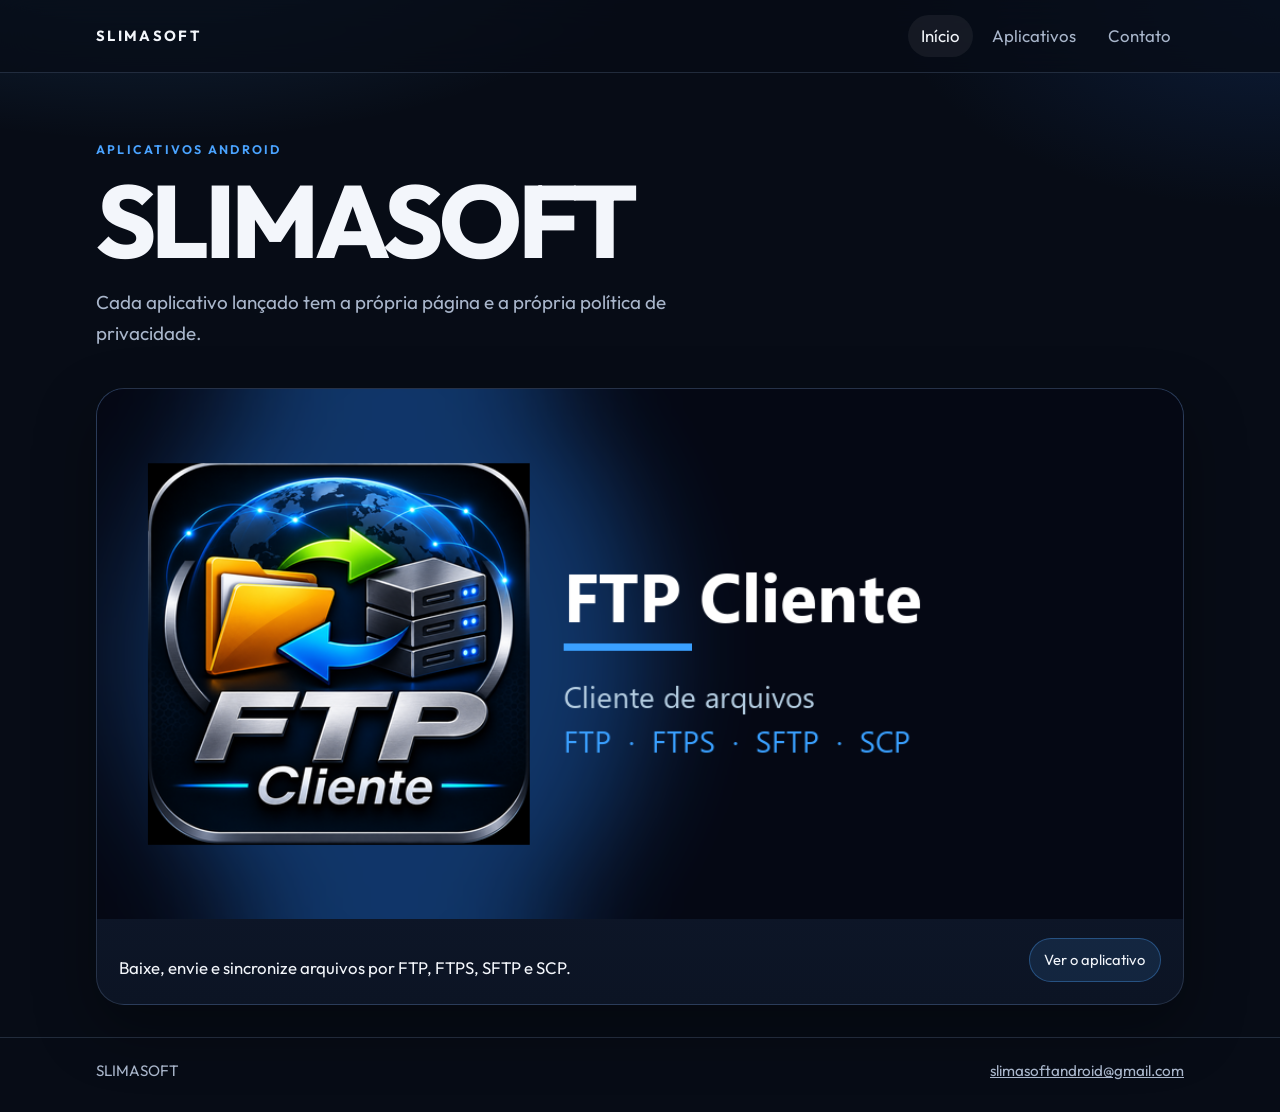
<file: index.html>
<!DOCTYPE html>
<html lang="pt-BR">
<head>
  <meta charset="utf-8">
  <meta name="viewport" content="width=device-width, initial-scale=1">
  <meta name="theme-color" content="#070c16">
  <title>SLIMASOFT</title>
  <meta name="description" content="SLIMASOFT publica aplicativos Android. Cada aplicativo tem a própria página e a própria política de privacidade.">
  <link rel="icon" href="favicon.svg" type="image/svg+xml">
  <link rel="preconnect" href="https://fonts.googleapis.com">
  <link rel="preconnect" href="https://fonts.gstatic.com" crossorigin>
  <link href="https://fonts.googleapis.com/css2?family=Outfit:wght@380;560;760&display=swap" rel="stylesheet">
  <link rel="stylesheet" href="estilo.css">
</head>
<body>
  <header class="topo">
    <div class="faixa">
      <a class="marca" href="./">SLIMASOFT</a>
      <nav aria-label="Principal">
        <a href="./" aria-current="page">Início</a>
        <a href="aplicativos/">Aplicativos</a>
        <a href="mailto:slimasoftandroid@gmail.com">Contato</a>
      </nav>
    </div>
  </header>
  <main>
    <section class="hero">
      <div class="miolo">
        <p class="selo">Aplicativos Android</p>
        <h1>SLIMASOFT</h1>
        <p class="lead">Cada aplicativo lançado tem a própria página e a própria política de privacidade.</p>
        <a class="vitrine" href="aplicativos/ftp-cliente/">
          <img src="aplicativos/ftp-cliente/grafico.png" width="1024" height="500" alt="FTP Cliente, cliente de arquivos para FTP, FTPS, SFTP e SCP">
          <div class="vitrine-texto">
            <p>Baixe, envie e sincronize arquivos por FTP, FTPS, SFTP e SCP.</p>
            <span class="ir">Ver o aplicativo</span>
          </div>
        </a>
      </div>
    </section>
  </main>
  <footer class="rodape">
    <div class="rodape-miolo">
      <span>SLIMASOFT</span>
      <a href="mailto:slimasoftandroid@gmail.com">slimasoftandroid@gmail.com</a>
    </div>
  </footer>
</body>
</html>
</file>
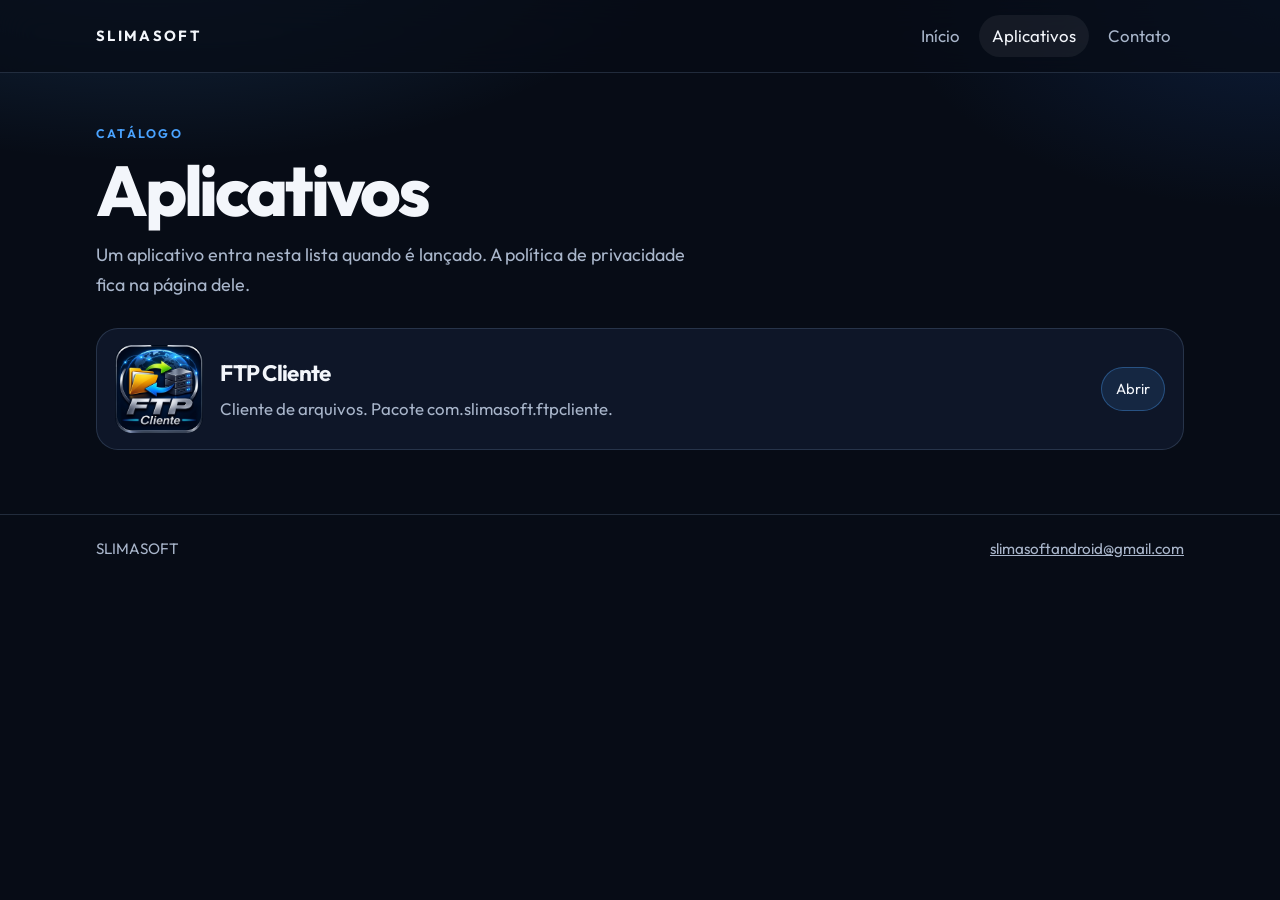
<file: aplicativos/index.html>
<!DOCTYPE html>
<html lang="pt-BR">
<head>
  <meta charset="utf-8">
  <meta name="viewport" content="width=device-width, initial-scale=1">
  <meta name="theme-color" content="#070c16">
  <title>Aplicativos — SLIMASOFT</title>
  <meta name="description" content="Aplicativos Android publicados pela SLIMASOFT e a política de privacidade de cada um.">
  <link rel="icon" href="../favicon.svg" type="image/svg+xml">
  <link rel="preconnect" href="https://fonts.googleapis.com">
  <link rel="preconnect" href="https://fonts.gstatic.com" crossorigin>
  <link href="https://fonts.googleapis.com/css2?family=Outfit:wght@380;560;760&display=swap" rel="stylesheet">
  <link rel="stylesheet" href="../estilo.css">
</head>
<body>
  <header class="topo">
    <div class="faixa">
      <a class="marca" href="../">SLIMASOFT</a>
      <nav aria-label="Principal">
        <a href="../">Início</a>
        <a href="./" aria-current="page">Aplicativos</a>
        <a href="mailto:slimasoftandroid@gmail.com">Contato</a>
      </nav>
    </div>
  </header>
  <main class="pagina">
    <div class="miolo">
      <p class="selo">Catálogo</p>
      <h1>Aplicativos</h1>
      <p class="intro">Um aplicativo entra nesta lista quando é lançado. A política de privacidade fica na página dele.</p>
      <a class="cartao" href="ftp-cliente/">
        <img src="ftp-cliente/icone.png" width="128" height="128" alt="">
        <div>
          <h2>FTP Cliente</h2>
          <p>Cliente de arquivos. Pacote com.slimasoft.ftpcliente.</p>
        </div>
        <span class="ir">Abrir</span>
      </a>
    </div>
  </main>
  <footer class="rodape">
    <div class="rodape-miolo">
      <span>SLIMASOFT</span>
      <a href="mailto:slimasoftandroid@gmail.com">slimasoftandroid@gmail.com</a>
    </div>
  </footer>
</body>
</html>
</file>
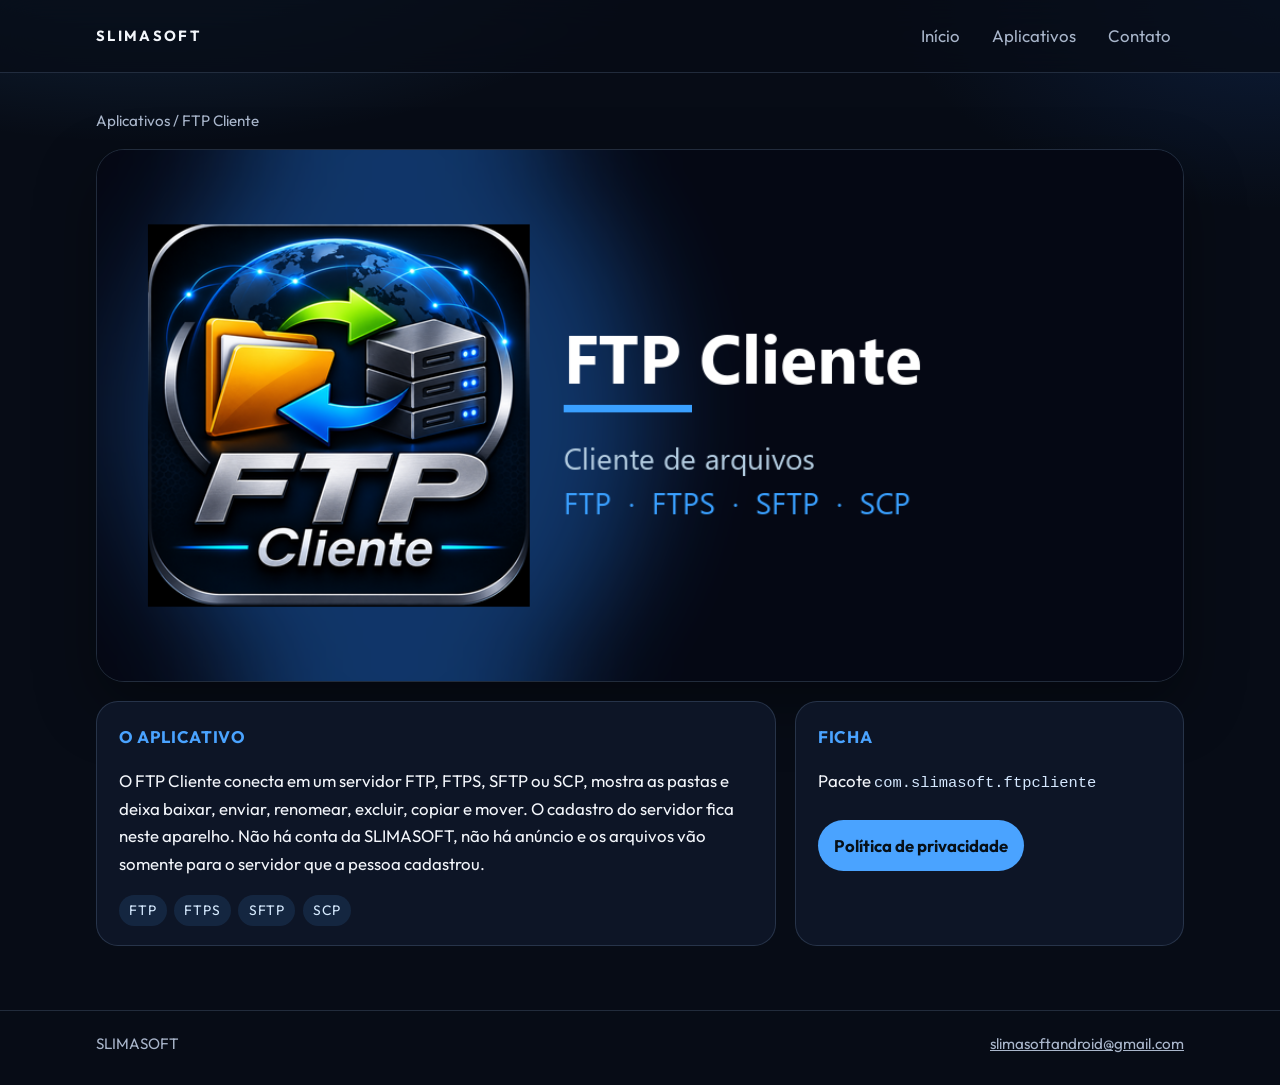
<file: aplicativos/ftp-cliente/index.html>
<!DOCTYPE html>
<html lang="pt-BR">
<head>
  <meta charset="utf-8">
  <meta name="viewport" content="width=device-width, initial-scale=1">
  <meta name="theme-color" content="#070c16">
  <title>FTP Cliente — SLIMASOFT</title>
  <meta name="description" content="FTP Cliente, da SLIMASOFT. Cliente de arquivos para Android com FTP, FTPS, SFTP e SCP.">
  <link rel="icon" href="../../favicon.svg" type="image/svg+xml">
  <link rel="preconnect" href="https://fonts.googleapis.com">
  <link rel="preconnect" href="https://fonts.gstatic.com" crossorigin>
  <link href="https://fonts.googleapis.com/css2?family=Outfit:wght@380;560;760&display=swap" rel="stylesheet">
  <link rel="stylesheet" href="../../estilo.css">
</head>
<body>
  <header class="topo">
    <div class="faixa">
      <a class="marca" href="../../">SLIMASOFT</a>
      <nav aria-label="Principal">
        <a href="../../">Início</a>
        <a href="../">Aplicativos</a>
        <a href="mailto:slimasoftandroid@gmail.com">Contato</a>
      </nav>
    </div>
  </header>
  <main class="pagina produto">
    <div class="miolo">
      <p class="trilha"><a href="../">Aplicativos</a> / FTP Cliente</p>
      <div class="painel">
        <img src="grafico.png" width="1024" height="500" alt="FTP Cliente, cliente de arquivos">
      </div>
      <div class="grade">
        <section class="bloco">
          <h2>O aplicativo</h2>
          <p>O FTP Cliente conecta em um servidor FTP, FTPS, SFTP ou SCP, mostra as pastas e deixa baixar, enviar, renomear, excluir, copiar e mover. O cadastro do servidor fica neste aparelho. Não há conta da SLIMASOFT, não há anúncio e os arquivos vão somente para o servidor que a pessoa cadastrou.</p>
          <ul class="protocolos">
            <li>FTP</li>
            <li>FTPS</li>
            <li>SFTP</li>
            <li>SCP</li>
          </ul>
        </section>
        <aside class="lateral">
          <h2>Ficha</h2>
          <p>Pacote <code>com.slimasoft.ftpcliente</code></p>
          <p><a class="botao" href="privacidade/">Política de privacidade</a></p>
        </aside>
      </div>
    </div>
  </main>
  <footer class="rodape">
    <div class="rodape-miolo">
      <span>SLIMASOFT</span>
      <a href="mailto:slimasoftandroid@gmail.com">slimasoftandroid@gmail.com</a>
    </div>
  </footer>
</body>
</html>
</file>
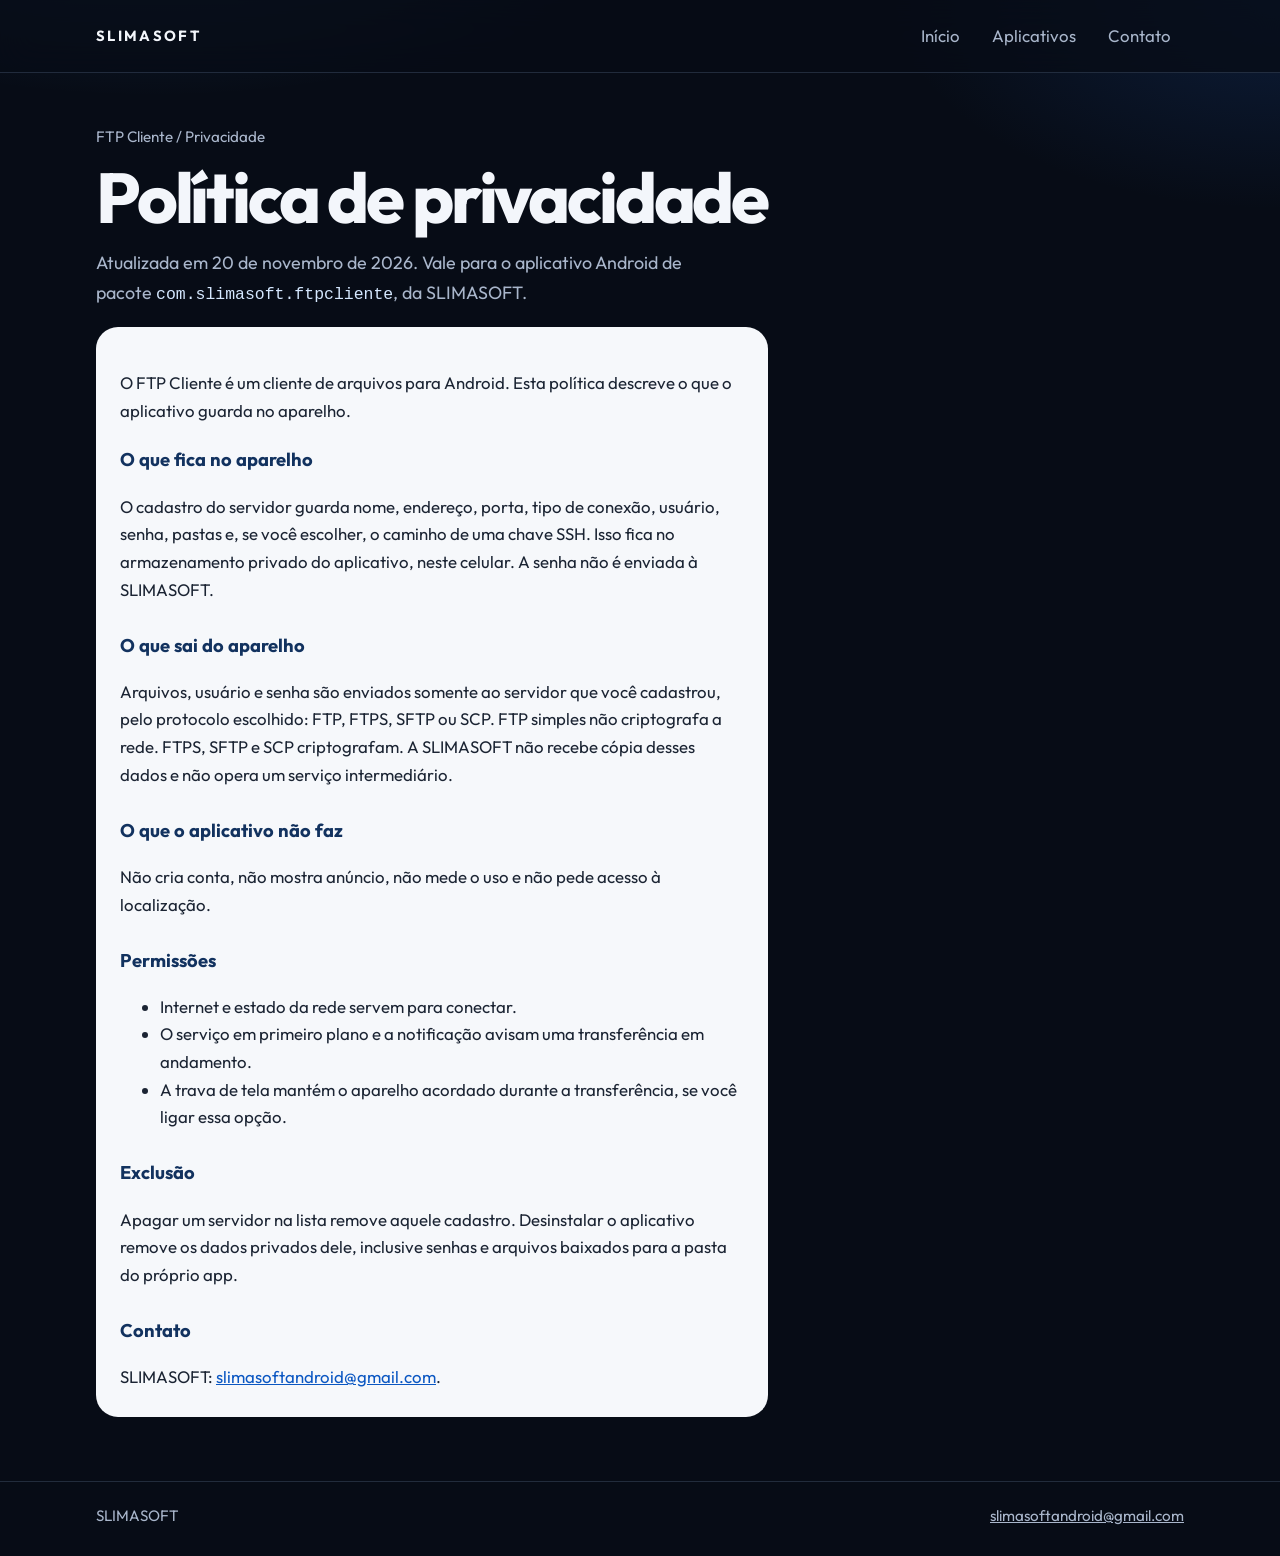
<file: ftp-cliente/privacidade/index.html>
<!DOCTYPE html>
<html lang="pt-BR">
<head>
  <meta charset="utf-8">
  <meta name="viewport" content="width=device-width, initial-scale=1">
  <title>Política de privacidade do FTP Cliente</title>
  <link rel="canonical" href="https://slimasoft.github.io/aplicativos/ftp-cliente/privacidade/">
  <meta http-equiv="refresh" content="0; url=/aplicativos/ftp-cliente/privacidade/">
</head>
<body>
  <p><a href="/aplicativos/ftp-cliente/privacidade/">Política de privacidade do FTP Cliente</a></p>
</body>
</html>
</file>
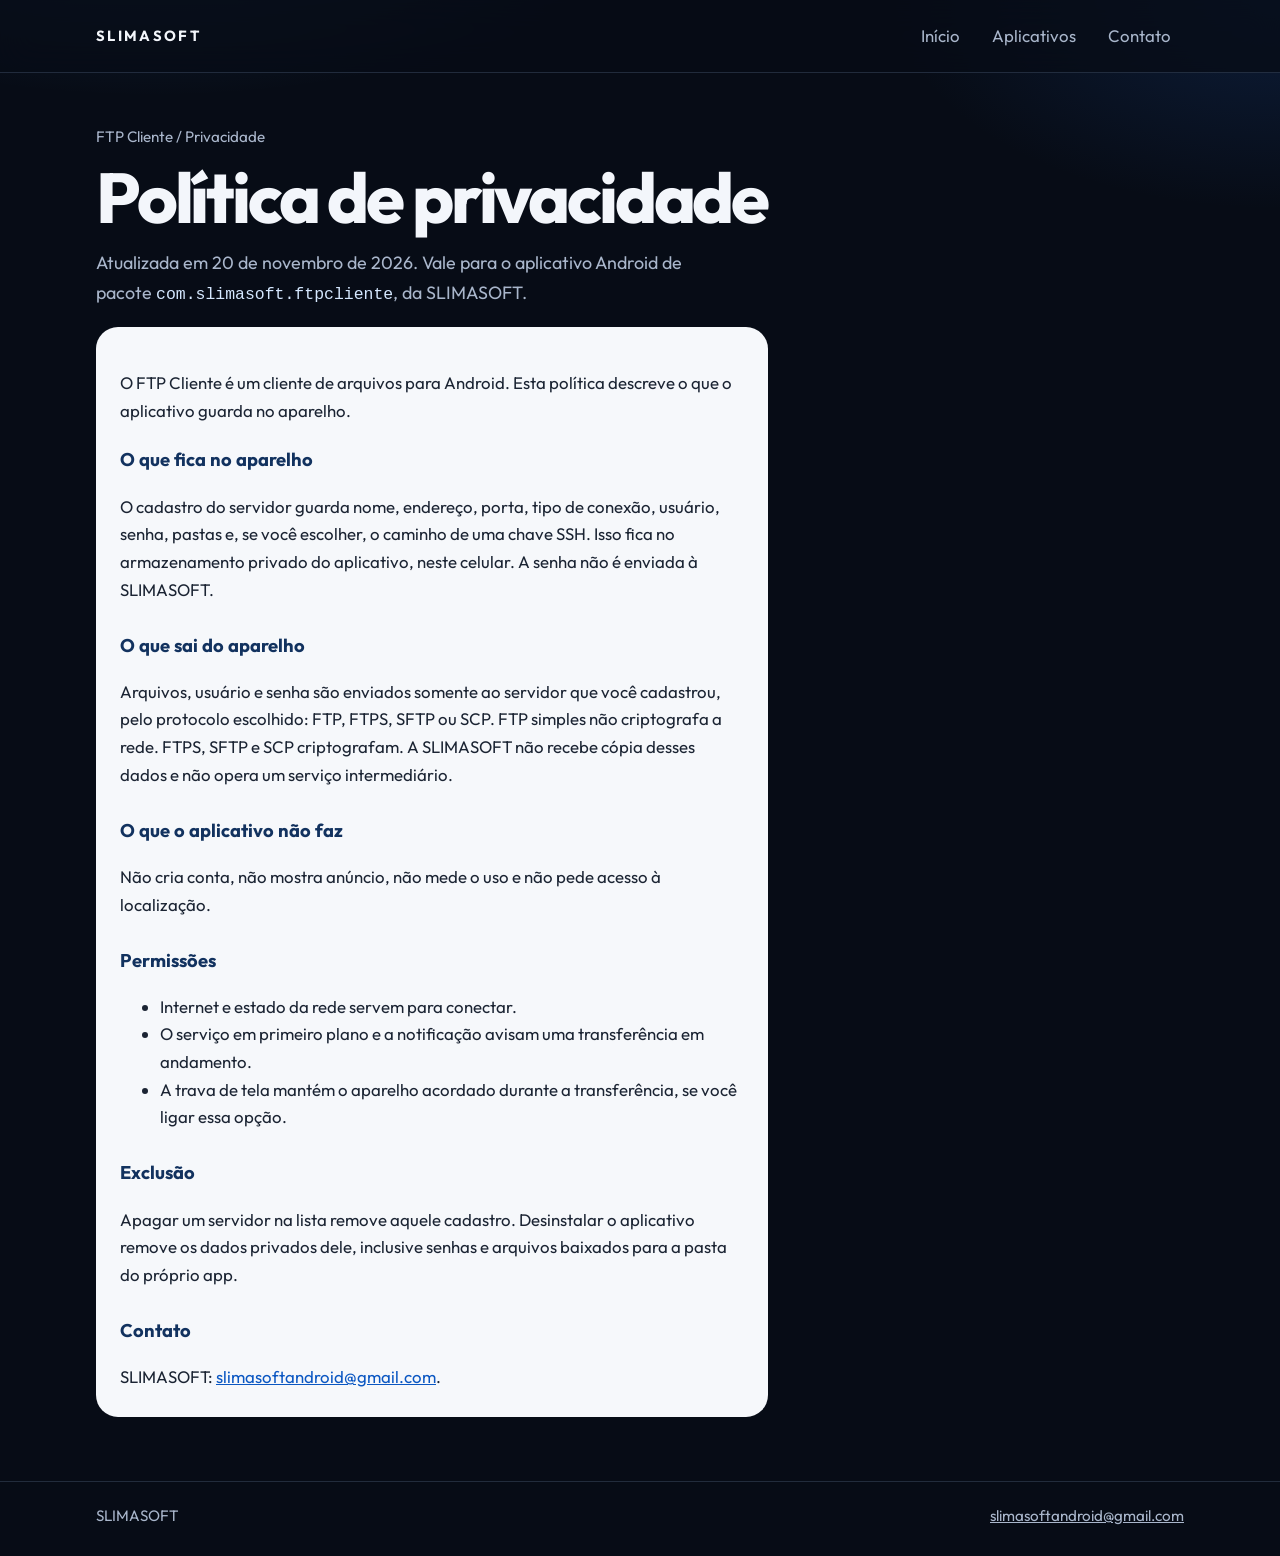
<file: aplicativos/ftp-cliente/privacidade/index.html>
<!DOCTYPE html>
<html lang="pt-BR">
<head>
  <meta charset="utf-8">
  <meta name="viewport" content="width=device-width, initial-scale=1">
  <meta name="theme-color" content="#070c16">
  <title>Política de privacidade do FTP Cliente — SLIMASOFT</title>
  <meta name="description" content="Política de privacidade do FTP Cliente, aplicativo Android da SLIMASOFT.">
  <link rel="canonical" href="https://slimasoft.github.io/aplicativos/ftp-cliente/privacidade/">
  <link rel="icon" href="../../../favicon.svg" type="image/svg+xml">
  <link rel="preconnect" href="https://fonts.googleapis.com">
  <link rel="preconnect" href="https://fonts.gstatic.com" crossorigin>
  <link href="https://fonts.googleapis.com/css2?family=Outfit:wght@380;560;760&display=swap" rel="stylesheet">
  <link rel="stylesheet" href="../../../estilo.css">
</head>
<body class="leitura">
  <header class="topo">
    <div class="faixa">
      <a class="marca" href="../../../">SLIMASOFT</a>
      <nav aria-label="Principal">
        <a href="../../../">Início</a>
        <a href="../../">Aplicativos</a>
        <a href="mailto:slimasoftandroid@gmail.com">Contato</a>
      </nav>
    </div>
  </header>
  <main class="pagina">
    <div class="miolo">
      <p class="trilha"><a href="../">FTP Cliente</a> / Privacidade</p>
      <h1>Política de privacidade</h1>
      <p class="intro">Atualizada em 20 de novembro de 2026. Vale para o aplicativo Android de pacote <code>com.slimasoft.ftpcliente</code>, da SLIMASOFT.</p>
      <article class="folha">
        <p>O FTP Cliente é um cliente de arquivos para Android. Esta política descreve o que o aplicativo guarda no aparelho.</p>
        <h2>O que fica no aparelho</h2>
        <p>O cadastro do servidor guarda nome, endereço, porta, tipo de conexão, usuário, senha, pastas e, se você escolher, o caminho de uma chave SSH. Isso fica no armazenamento privado do aplicativo, neste celular. A senha não é enviada à SLIMASOFT.</p>
        <h2>O que sai do aparelho</h2>
        <p>Arquivos, usuário e senha são enviados somente ao servidor que você cadastrou, pelo protocolo escolhido: FTP, FTPS, SFTP ou SCP. FTP simples não criptografa a rede. FTPS, SFTP e SCP criptografam. A SLIMASOFT não recebe cópia desses dados e não opera um serviço intermediário.</p>
        <h2>O que o aplicativo não faz</h2>
        <p>Não cria conta, não mostra anúncio, não mede o uso e não pede acesso à localização.</p>
        <h2>Permissões</h2>
        <ul>
          <li>Internet e estado da rede servem para conectar.</li>
          <li>O serviço em primeiro plano e a notificação avisam uma transferência em andamento.</li>
          <li>A trava de tela mantém o aparelho acordado durante a transferência, se você ligar essa opção.</li>
        </ul>
        <h2>Exclusão</h2>
        <p>Apagar um servidor na lista remove aquele cadastro. Desinstalar o aplicativo remove os dados privados dele, inclusive senhas e arquivos baixados para a pasta do próprio app.</p>
        <h2>Contato</h2>
        <p>SLIMASOFT: <a href="mailto:slimasoftandroid@gmail.com">slimasoftandroid@gmail.com</a>.</p>
      </article>
    </div>
  </main>
  <footer class="rodape">
    <div class="rodape-miolo">
      <span>SLIMASOFT</span>
      <a href="mailto:slimasoftandroid@gmail.com">slimasoftandroid@gmail.com</a>
    </div>
  </footer>
</body>
</html>
</file>
<file: estilo.css>
:root {
  color-scheme: dark;
  --fundo: #070c16;
  --fundo-2: #10192c;
  --tinta: #f3f6fb;
  --muted: #a9b6cb;
  --linha: rgba(154, 186, 230, 0.18);
  --azul: #4aa3ff;
  --azul-fundo: rgba(74, 163, 255, 0.12);
  --sombra: 0 24px 60px rgba(0, 0, 0, 0.35);
  --display: "Outfit", "Segoe UI", sans-serif;
  --texto: "Outfit", "Segoe UI", sans-serif;
}

* { box-sizing: border-box; }

html { scroll-behavior: smooth; }

body {
  margin: 0;
  min-height: 100vh;
  background:
    radial-gradient(900px 420px at 12% -10%, rgba(74, 163, 255, 0.22), transparent 60%),
    radial-gradient(700px 380px at 100% 0%, rgba(28, 74, 150, 0.28), transparent 55%),
    var(--fundo);
  color: var(--tinta);
  font: 1.05rem/1.65 var(--texto);
}

body.leitura { color-scheme: dark; }

img { max-width: 100%; height: auto; display: block; }

a { color: #9dccff; }

a:focus-visible {
  outline: 2px solid var(--azul);
  outline-offset: 3px;
}

.faixa,
.miolo,
.rodape-miolo {
  width: min(68rem, calc(100% - 2.4rem));
  margin: 0 auto;
}

.topo {
  position: sticky;
  top: 0;
  z-index: 2;
  background: rgba(7, 12, 22, 0.78);
  border-bottom: 1px solid var(--linha);
  backdrop-filter: blur(16px);
}

.faixa {
  display: flex;
  align-items: center;
  justify-content: space-between;
  gap: 1rem;
  min-height: 4.5rem;
}

.marca {
  color: var(--tinta);
  font-weight: 700;
  letter-spacing: 0.16em;
  text-decoration: none;
  font-size: 0.92rem;
}

nav {
  display: flex;
  align-items: center;
  gap: 0.4rem;
}

nav a {
  color: var(--muted);
  text-decoration: none;
  padding: 0.45rem 0.8rem;
  border-radius: 999px;
}

nav a[aria-current="page"],
nav a:hover {
  color: var(--tinta);
  background: rgba(255, 255, 255, 0.06);
}

.hero { padding: 4.2rem 0 2rem; }

.selo {
  margin: 0 0 0.8rem;
  color: var(--azul);
  font-size: 0.78rem;
  font-weight: 650;
  letter-spacing: 0.18em;
  text-transform: uppercase;
}

h1 {
  margin: 0;
  max-width: 14ch;
  font-family: var(--display);
  font-size: clamp(3.1rem, 8vw, 6.4rem);
  font-weight: 760;
  letter-spacing: -0.045em;
  line-height: 0.92;
}

.lead {
  max-width: 36rem;
  margin: 1.2rem 0 0;
  color: var(--muted);
  font-size: 1.18rem;
}

.vitrine {
  display: block;
  margin-top: 2.4rem;
  overflow: hidden;
  color: inherit;
  text-decoration: none;
  background: linear-gradient(180deg, #12203a, #0c1424);
  border: 1px solid var(--linha);
  border-radius: 28px;
  box-shadow: var(--sombra);
}

.vitrine img { width: 100%; }

.vitrine-texto {
  display: flex;
  justify-content: space-between;
  gap: 1rem;
  align-items: end;
  padding: 1.2rem 1.4rem 1.35rem;
}

.vitrine p {
  margin: 0;
  color: var(--tinta);
  font-size: 1.05rem;
}

.ir {
  flex: none;
  color: var(--tinta);
  background: var(--azul-fundo);
  border: 1px solid rgba(74, 163, 255, 0.35);
  border-radius: 999px;
  padding: 0.55rem 0.9rem;
  font-size: 0.92rem;
}

.pagina { padding: 3.2rem 0 4rem; }

.pagina h1 {
  font-size: clamp(2.6rem, 6vw, 4.4rem);
  max-width: none;
}

.intro {
  max-width: 38rem;
  color: var(--muted);
  font-size: 1.12rem;
}

.cartao {
  display: grid;
  grid-template-columns: 5.5rem 1fr auto;
  gap: 1.1rem;
  align-items: center;
  margin-top: 1.8rem;
  padding: 1rem 1.1rem;
  color: inherit;
  text-decoration: none;
  background: rgba(16, 25, 44, 0.85);
  border: 1px solid var(--linha);
  border-radius: 22px;
}

.cartao img {
  width: 5.5rem;
  height: 5.5rem;
  border-radius: 16px;
}

.cartao h2 {
  margin: 0 0 0.2rem;
  font-size: 1.4rem;
  letter-spacing: -0.03em;
}

.cartao p { margin: 0; color: var(--muted); }

.produto { padding-top: 2.2rem; }

.trilha {
  margin: 0 0 1rem;
  color: var(--muted);
  font-size: 0.95rem;
}

.trilha a { color: inherit; text-decoration: none; }
.trilha a:hover { color: var(--tinta); }

.painel {
  overflow: hidden;
  border: 1px solid var(--linha);
  border-radius: 28px;
  box-shadow: var(--sombra);
}

.painel img { width: 100%; }

.grade {
  display: grid;
  grid-template-columns: 1.4fr 0.8fr;
  gap: 1.2rem;
  margin-top: 1.2rem;
}

.bloco,
.lateral {
  background: rgba(16, 25, 44, 0.78);
  border: 1px solid var(--linha);
  border-radius: 22px;
  padding: 1.3rem 1.35rem 1.15rem;
}

.bloco h2,
.lateral h2 {
  margin: 0 0 0.45rem;
  font-size: 1.05rem;
  letter-spacing: 0.04em;
  text-transform: uppercase;
  color: var(--azul);
}

.protocolos {
  display: flex;
  flex-wrap: wrap;
  gap: 0.45rem;
  margin: 0.8rem 0 0;
  padding: 0;
  list-style: none;
}

.protocolos li {
  padding: 0.28rem 0.65rem;
  border-radius: 999px;
  background: var(--azul-fundo);
  color: #d7ebff;
  font-size: 0.86rem;
  letter-spacing: 0.06em;
}

.botao {
  display: inline-block;
  margin-top: 0.4rem;
  padding: 0.75rem 1rem;
  color: #071018;
  background: var(--azul);
  border-radius: 999px;
  font-weight: 680;
  text-decoration: none;
}

.botao:hover { background: #78bbff; }

code {
  color: #d5e8ff;
  font-size: 0.92em;
}

.folha {
  max-width: 42rem;
  margin-top: 1.2rem;
  padding: 1.6rem 1.5rem 0.6rem;
  color: #1b2433;
  background: #f6f8fb;
  border-radius: 22px;
}

.folha a { color: #0b57c2; }

.folha h2 {
  margin: 1.5rem 0 0.35rem;
  padding-top: 0.2rem;
  color: #12325f;
  font-size: 1.15rem;
  letter-spacing: 0;
  text-transform: none;
}

.folha h2:first-of-type { margin-top: 1.1rem; }

.rodape {
  border-top: 1px solid var(--linha);
  color: var(--muted);
}

.rodape-miolo {
  display: flex;
  justify-content: space-between;
  gap: 1rem;
  padding: 1.3rem 0 1.8rem;
  font-size: 0.95rem;
}

.rodape a { color: inherit; }

@media (max-width: 760px) {
  .faixa { align-items: flex-start; padding: 0.85rem 0; }
  .faixa, .rodape-miolo { display: block; }
  nav { margin-top: 0.35rem; }
  .hero { padding-top: 2.4rem; }
  .vitrine-texto,
  .grade,
  .cartao { display: block; }
  .cartao img { margin-bottom: 0.8rem; }
  .ir, .botao { display: inline-block; margin-top: 0.8rem; }
  .folha { padding: 1.15rem 1rem 0.4rem; }
  .rodape-miolo span,
  .rodape-miolo a { display: block; }
  .rodape-miolo a { margin-top: 0.35rem; }
}
</file>
